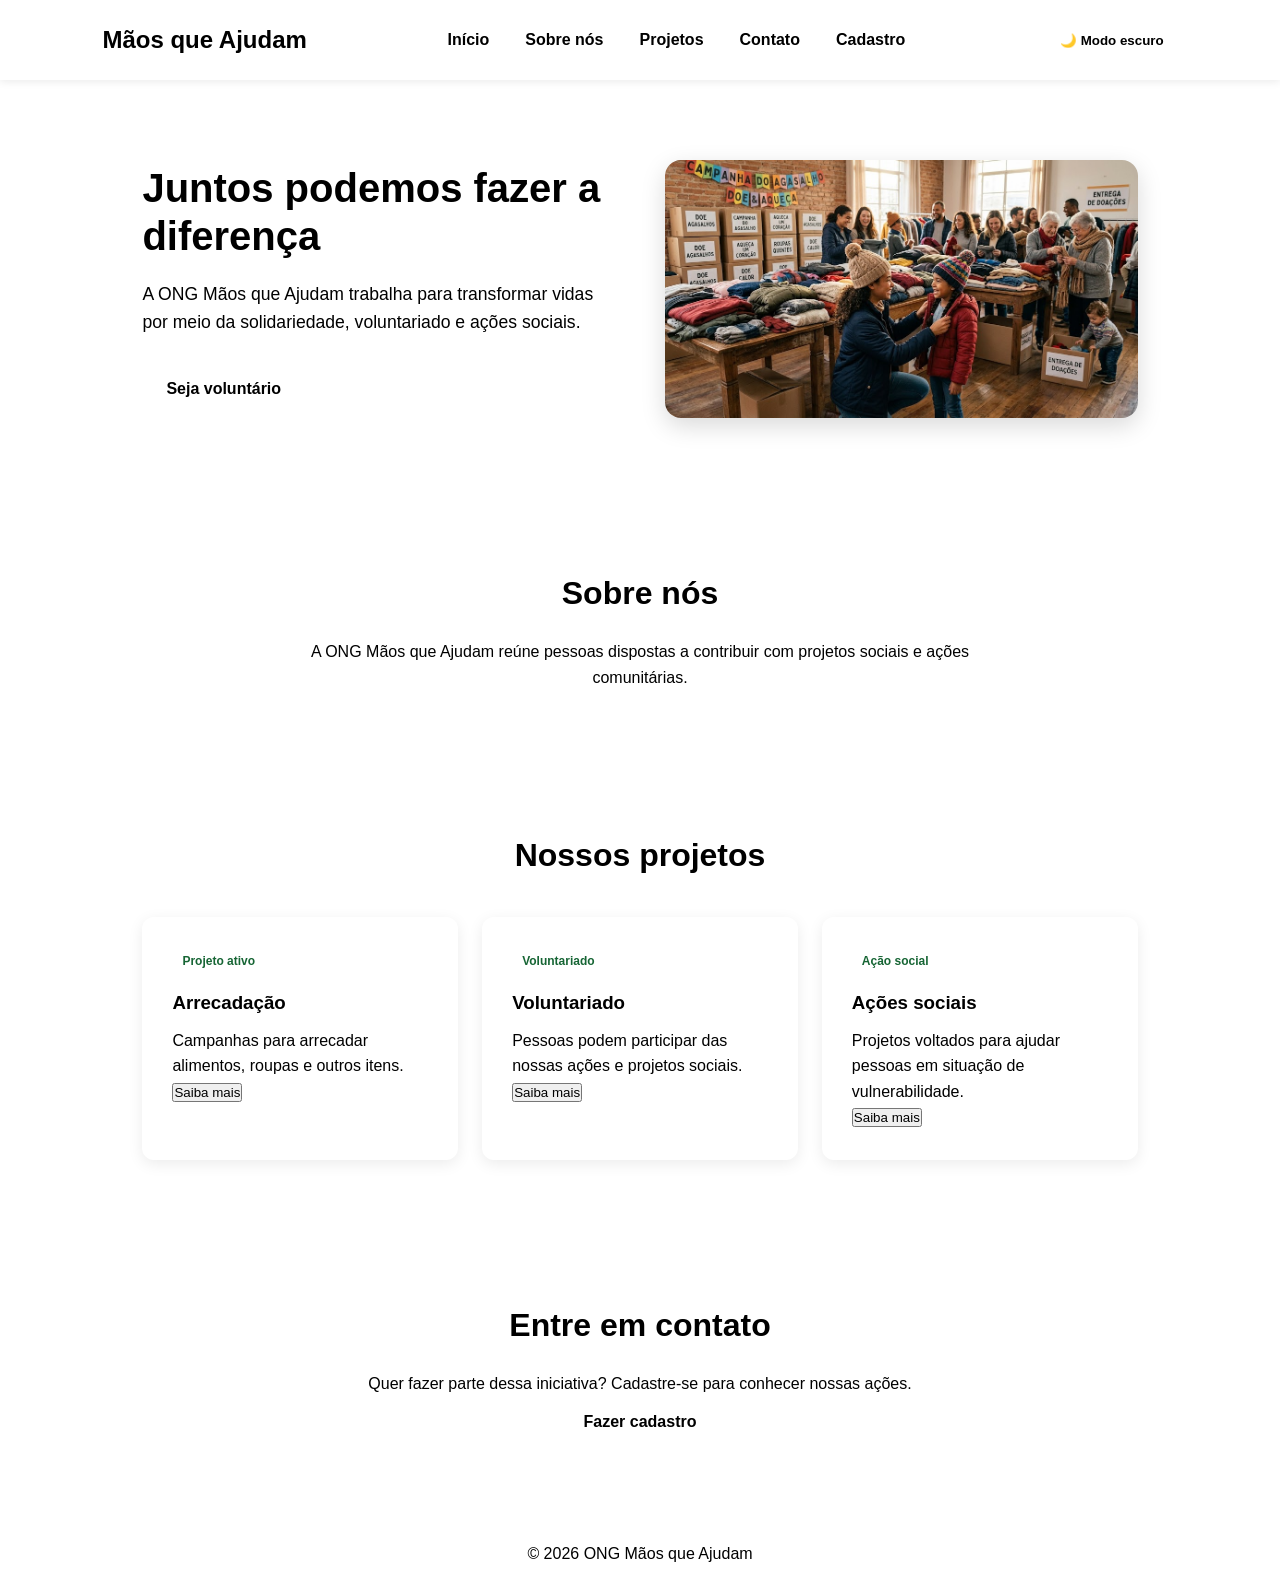
<file: index.html>
<!DOCTYPE html>
<html lang="pt-BR">

<head>
    <meta charset="UTF-8">
    <meta name="viewport" content="width=device-width, initial-scale=1.0">
    <title>ONG Mãos que Ajudam</title>

    <link rel="stylesheet" href="css/style.css">
</head>

<body>

    <!-- CABEÇALHO -->
    <header class="cabecalho">

        <div class="logo">
            <h1>Mãos que Ajudam</h1>
        </div>

        <!-- MENU -->
			<nav class="menu">
		<a href="#inicio" class="botao" data-pagina="inicio">Início</a>
		<a href="#sobre" class="botao" data-pagina="sobre">Sobre nós</a>
		<a href="#projetos" class="botao" data-pagina="projetos">Projetos</a>
		<a href="#contato" class="botao" data-pagina="contato">Contato</a>
		<a href="cadastro.html" class="botao">Cadastro</a>
			</nav>
<button id="modo-escuro" type="button">
    🌙 Modo escuro
</button>
        <!-- BOTÃO HAMBURGER -->
        <button class="hamburger" type="button">
            ☰
        </button>

    </header>

    <!-- CONTEÚDO PRINCIPAL -->
    <main id="app">

        <section id="inicio" class="hero">

            <div class="hero-texto">
                <h2>Juntos podemos fazer a diferença</h2>

                <p>
                    A ONG Mãos que Ajudam trabalha para transformar
                    vidas por meio da solidariedade, voluntariado
                    e ações sociais.
                </p>

                <a href="cadastro.html" class="botao">
                    Seja voluntário
                </a>
            </div>

            <div class="hero-imagem">
                <img src="img/1.jpg"
                     alt="Voluntários da ONG Mãos que Ajudam reunidos em uma ação solidária">
            </div>

        </section>


        <!-- SOBRE -->
        <section id="sobre" class="secao">

            <h2>Sobre nós</h2>

            <p>
                A ONG Mãos que Ajudam reúne pessoas dispostas a contribuir
                com projetos sociais e ações comunitárias.
            </p>

        </section>


        <!-- PROJETOS -->
        <section id="projetos" class="secao">

            <h2>Nossos projetos</h2>

<div class="cards">

    <article class="card">
        <span class="badge">Projeto ativo</span>

        <h3>Arrecadação</h3>

        <p>
            Campanhas para arrecadar alimentos,
            roupas e outros itens.
        </p>

        <button class="botao-modal" type="button">
            Saiba mais
        </button>
    </article>


    <article class="card">
        <span class="badge">Voluntariado</span>

        <h3>Voluntariado</h3>

        <p>
            Pessoas podem participar das nossas
            ações e projetos sociais.
        </p>

        <button class="botao-modal" type="button">
            Saiba mais
        </button>
    </article>


    <article class="card">
        <span class="badge">Ação social</span>

        <h3>Ações sociais</h3>

        <p>
            Projetos voltados para ajudar
            pessoas em situação de vulnerabilidade.
        </p>

        <button class="botao-modal" type="button">
            Saiba mais
        </button>
    </article>

</div>

        </section>


        <!-- CONTATO -->
        <section id="contato" class="secao contato">

            <h2>Entre em contato</h2>

            <p>
                Quer fazer parte dessa iniciativa?
                Cadastre-se para conhecer nossas ações.
            </p>

            <a href="cadastro.html" class="botao">
                Fazer cadastro
            </a>

        </section>

    </main>


    <!-- RODAPÉ -->
    <footer class="rodape">

        <p>
            © 2026 ONG Mãos que Ajudam
        </p>

    </footer>

<!-- MODAL -->

<div class="modal" id="modal">

    <div class="modal-conteudo">

        <button class="fechar-modal" type="button">
            ×
        </button>

        <h2>Sobre nossos projetos</h2>

        <p>
            A ONG Mãos que Ajudam desenvolve projetos
            voltados para solidariedade, voluntariado
            e apoio à comunidade.
        </p>

        <p>
            Você também pode participar dessas ações
            realizando seu cadastro como voluntário.
        </p>

        <a href="cadastro.html" class="botao">
            Quero participar
        </a>

    </div>

</div>

<script src="js/script.js"></script>
</body>
</html>
</file>
<file: css/style.css>
css
/* ==============================
   VARIÁVEIS
   ============================== */

:root {
    --cor-primaria: #2563EB;
    --cor-primaria-escura: #1E40AF;

    --cor-secundaria: #087A36;
    --cor-secundaria-clara: #DCFCE7;

    --cor-destaque: #F59E0B;

    --cor-texto: #1F2937;
    --cor-fundo: #F9FAFB;
    --cor-branca: #FFFFFF;

    --espaco-1: 4px;
    --espaco-2: 8px;
    --espaco-3: 16px;
    --espaco-4: 24px;
    --espaco-5: 32px;
    --espaco-6: 48px;
}


/* ==============================
   CONFIGURAÇÕES GERAIS
   ============================== */

* {
    margin: 0;
    padding: 0;
    box-sizing: border-box;
}

html {
    scroll-behavior: smooth;
}

body {
    font-family: Arial, Helvetica, sans-serif;
    color: var(--cor-texto);
    background-color: var(--cor-fundo);
    line-height: 1.6;
}

img {
    max-width: 100%;
    display: block;
}

a {
    text-decoration: none;
}


/* ==============================
   CABEÇALHO
   ============================== */

.cabecalho {
    background-color: var(--cor-branca);

    min-height: 80px;

    padding: 0 8%;

    display: flex;
    align-items: center;
    justify-content: space-between;

    box-shadow: 0 2px 8px rgba(0, 0, 0, 0.08);

    position: isolate;
    top: 0;
    z-index: 9999;
}


/* LOGO */

.logo h1 {
    color: var(--cor-primaria);
    font-size: 1.5rem;
}


/* ==============================
   MENU / LINKS
   ============================== */

.menu {
    display: flex;
    align-items: center;
    gap: 28px;
}

.menu a {
    color: var(--cor-texto);

    font-size: 1rem;
    font-weight: bold;

    padding: 8px 4px;

    transition: 0.3s;
}

.menu a:hover {
    color: var(--cor-primaria);
}


/* ==============================
   HAMBURGER
   ============================== */

.hamburger {
    display: none;

    background-color: var(--cor-primaria);
    color: var(--cor-branca);

    border: none;

    font-size: 28px;

    width: 45px;
    height: 45px;

    border-radius: 8px;

    cursor: pointer;
}


/* ==============================
   ÁREA PRINCIPAL
   ============================== */

main {
    width: 100%;
}


/* ==============================
   HERO
   ============================== */

.hero {
    max-width: 1200px;

    margin: 0 auto;

    padding: 80px 8%;

    display: flex;
    align-items: center;
    justify-content: space-between;

    gap: 50px;
}

.hero-texto {
    flex: 1;
}

.hero-texto h2 {
    font-size: 2.5rem;
    line-height: 1.2;

    color: var(--cor-primaria-escura);

    margin-bottom: 20px;
}

.hero-texto p {
    font-size: 1.1rem;

    margin-bottom: 28px;

    max-width: 550px;
}

.hero-imagem {
    flex: 1;
}

.hero-imagem img {
    width: 100%;

    max-height: 400px;

    object-fit: cover;

    border-radius: 16px;

    box-shadow: 0 8px 25px rgba(0, 0, 0, 0.15);
}


/* ==============================
   BOTÃO
   ============================== */

.botao {
    display: inline-block;

    background-color: var(--cor-secundaria);
    color: var(--cor-branca);

    padding: 12px 24px;

    border-radius: 8px;

    font-weight: bold;

    border: 2px solid var(--cor-secundaria);

    cursor: pointer;

    transition: background-color 0.3s,
                color 0.3s,
                box-shadow 0.3s,
                transform 0.2s;
}


/* HOVER - mouse sobre o botão */

.botao:hover {
    background-color: #06632C;

    box-shadow: 0 4px 10px rgba(0, 0, 0, 0.20);

    transform: translateY(-2px);
}


/* FOCUS - elemento selecionado pelo teclado */

.botao:focus {
    outline: 3px solid var(--cor-destaque);

    outline-offset: 3px;
}


/* ACTIVE - botão sendo pressionado */

.botao:active {
    transform: translateY(0);

    box-shadow: none;

    background-color: #055326;
}


/* DISABLED - botão desativado */

.botao:disabled {
    background-color: #9CA3AF;

    border-color: #9CA3AF;

    color: #E5E7EB;

    cursor: not-allowed;

    box-shadow: none;

    transform: none;
}


/* ==============================
   SEÇÕES
   ============================== */

.secao {
    max-width: 1200px;

    margin: 0 auto;

    padding: 70px 8%;

    text-align: center;
}

.secao h2 {
    color: var(--cor-primaria-escura);

    font-size: 2rem;

    margin-bottom: 20px;
}

.secao p {
    max-width: 750px;

    margin: 0 auto;
}


/* ==============================
   CARDS
   ============================== */

.cards {
    margin-top: 35px;

    display: grid;

    grid-template-columns: repeat(3, 1fr);

    gap: 24px;
}

.card {
    background-color: var(--cor-branca);

    padding: 30px;

    border-radius: 12px;

    box-shadow: 0 4px 15px rgba(0, 0, 0, 0.08);

    text-align: left;
}

.card h3 {
    color: var(--cor-primaria);

    margin-bottom: 10px;
}


/* ==============================
   CONTATO
   ============================== */

.contato {
    background-color: var(--cor-secundaria-clara);

    max-width: none;
}


/* ==============================
   RODAPÉ
   ============================== */

.rodape {
    background-color: var(--cor-primaria-escura);

    color: var(--cor-branca);

    text-align: center;

    padding: 25px;
}


/* ==============================
   RESPONSIVIDADE
   ============================== */

/* TABLET / CELULAR */

@media (max-width: 768px) {

    /* CABEÇALHO */

    .cabecalho {
        padding: 15px 5%;
    }


    /* MOSTRA O HAMBURGER */

    .hamburger {
        display: block;
    }


    /* ESCONDE OS LINKS NO CELULAR */

    .menu {
        display: none;
    }


    /* HERO */

    .hero {
        flex-direction: column;

        padding: 50px 5%;

        text-align: center;
    }

    .hero-texto h2 {
        font-size: 2rem;
    }

    .hero-texto p {
        margin-left: auto;
        margin-right: auto;
    }


    /* CARDS */

    .cards {
        grid-template-columns: 1fr;
    }


    /* SEÇÕES */

    .secao {
        padding: 50px 5%;
    }

}


/* CELULARES PEQUENOS */

@media (max-width: 480px) {

    .logo h1 {
        font-size: 1.2rem;
    }

    .hero-texto h2 {
        font-size: 1.7rem;
    }

    .hero-texto p {
        font-size: 1rem;
    }

}
/* ==============================
   CAMPOS DO FORMULÁRIO
   ============================== */

input,
select,
textarea {
    width: 100%;

    padding: 12px;

    border: 2px solid #D1D5DB;

    border-radius: 8px;

    background-color: var(--cor-branca);

    color: var(--cor-texto);

    font-size: 1rem;

    transition: border-color 0.3s,
                box-shadow 0.3s;
}


/* HOVER - mouse sobre o campo */

input:hover,
select:hover,
textarea:hover {
    border-color: var(--cor-primaria);
}


/* FOCUS - campo selecionado */

input:focus,
select:focus,
textarea:focus {
    outline: none;

    border-color: var(--cor-primaria);

    box-shadow: 0 0 0 3px rgba(37, 99, 235, 0.20);
}


/* CAMPO VÁLIDO */

input:valid,
select:valid,
textarea:valid {
    border-color: var(--cor-secundaria);
}


/* CAMPO INVÁLIDO */

input:invalid:not(:placeholder-shown),
select:invalid:not(:placeholder-shown),
textarea:invalid:not(:placeholder-shown) {
    border-color: #DC2626;

    box-shadow: 0 0 0 3px rgba(220, 38, 38, 0.15);
}


/* CAMPO DESABILITADO */

input:disabled,
select:disabled,
textarea:disabled {
    background-color: #E5E7EB;

    color: #6B7280;

    cursor: not-allowed;

    border-color: #D1D5DB;
}
/* ==============================
   FORMULÁRIO COMPACTO
   ============================== */

.formulario {
    max-width: 600px;
    margin: 40px auto;
    padding: 32px;

    background-color: var(--cor-branca);

    border-radius: 12px;

    box-shadow: 0 4px 15px rgba(0, 0, 0, 0.10);
}

.formulario h2 {
    text-align: center;
    margin-bottom: 25px;
}

.formulario label {
    display: block;

    margin-bottom: 6px;

    font-weight: bold;
}

.formulario input,
.formulario select,
.formulario textarea {
    width: 100%;

    margin-bottom: 18px;
}
/* ==============================
   PÁGINA DE CADASTRO
   ============================== */

.pagina-cadastro-body {
    background-color: var(--cor-fundo);
}

.pagina-cadastro {
    width: 100%;
    padding: 40px 20px;
}

.cadastro {
    max-width: 600px;
    margin: 0 auto;

    background-color: var(--cor-branca);

    padding: 32px;

    border-radius: 12px;

    box-shadow: 0 4px 15px rgba(0, 0, 0, 0.10);
}

.cadastro h1 {
    text-align: center;

    color: var(--cor-primaria-escura);

    font-size: 2rem;

    margin-bottom: 28px;
}

.cadastro p {
    margin-bottom: 16px;
}

.cadastro label {
    display: block;

    margin-bottom: 6px;

    font-weight: bold;
}

.cadastro input {
    width: 100%;

    padding: 10px 12px;

    margin-bottom: 4px;
}


/* BOTÃO DO CADASTRO */

.cadastro button {
    width: 100%;

    padding: 12px;

    background-color: var(--cor-secundaria);

    color: var(--cor-branca);

    border: 2px solid var(--cor-secundaria);

    border-radius: 8px;

    font-size: 1rem;

    font-weight: bold;

    cursor: pointer;

    transition: 0.3s;
}

.cadastro button:hover {
    background-color: #06632C;

    box-shadow: 0 4px 10px rgba(0, 0, 0, 0.20);
}

.cadastro button:focus {
    outline: 3px solid var(--cor-destaque);

    outline-offset: 3px;
}

.cadastro button:active {
    background-color: #166534;

    box-shadow: none;
}
/* ==============================
   BADGES
   ============================== */

.badge {
    display: inline-block;

    background-color: var(--cor-secundaria-clara);
    color: #166534;

    padding: 5px 10px;

    border-radius: 20px;

    font-size: 0.75rem;

    font-weight: bold;

    margin-bottom: 12px;
}
/* ==============================
   ALERTA
   ============================== */

.alerta {
    max-width: 600px;

    margin: 20px auto;

    padding: 14px 18px;

    border-radius: 8px;

    font-weight: bold;
}

.alerta-sucesso {
    background-color: var(--cor-secundaria-clara);

    color: #166534;

    border: 1px solid var(--cor-secundaria);
}
/* MODAL */

.modal {
    display: none;
    position: fixed;
    z-index: 10000;
    left: 0;
    top: 0;
    width: 100%;
    height: 100%;

    background-color: rgba(0, 0, 0, 0.25);

    align-items: center;
    justify-content: center;
    padding: 20px;
}

.modal-conteudo {
    position: relative;

    background-color: #FFFFFF;
    color: #1F2937;

    max-width: 500px;
    width: 100%;

    padding: 35px;

    border-radius: 14px;

    box-shadow: 0 8px 30px rgba(0, 0, 0, 0.25);

    text-align: center;
}

.modal-conteudo h2 {
    color: #1E40AF;
    font-size: 2rem;
    margin-bottom: 18px;
}

.modal-conteudo p {
    color: #1F2937;
    font-size: 1rem;
    margin-bottom: 18px;
}

.fechar-modal {
    position: absolute;
    top: 12px;
    right: 15px;

    border: none;
    background: transparent;

    font-size: 30px;
    color: #1F2937;

    cursor: pointer;
}

.fechar-modal:hover {
    color: #DC2626;
	.voltar-inicio {
    display: inline-block;
    margin-bottom: 20px;
}
}
/* ==============================
   MODO ESCURO
   ============================== */

body.modo-escuro {
    --cor-texto: #F9FAFB;
    --cor-fundo: #111827;
    --cor-branca: #1F2937;
    --cor-primaria: #60A5FA;
    --cor-primaria-escura: #93C5FD;
}

body.modo-escuro .cabecalho {
    background-color: #1F2937;
}

body.modo-escuro .menu a {
    color: #F9FAFB;
}

body.modo-escuro .card,
body.modo-escuro .formulario,
body.modo-escuro .cadastro,
body.modo-escuro .modal-conteudo {
    background-color: #1F2937;
    color: #F9FAFB;
}

body.modo-escuro input,
body.modo-escuro select,
body.modo-escuro textarea {
    background-color: #374151;
    color: #F9FAFB;
    border-color: #6B7280;
}

body.modo-escuro .contato {
    background-color: #064E3B;
}
/* ==============================
   BOTÃO MODO ESCURO
   ============================== */

#modo-escuro {
    background-color: var(--cor-primaria);
    color: var(--cor-branca);
    border: none;
    padding: 10px 14px;
    border-radius: 8px;
    cursor: pointer;
    font-weight: bold;
}

#modo-escuro:hover {
    background-color: var(--cor-primaria-escura);
}

#modo-escuro:focus {
    outline: 3px solid var(--cor-destaque);
    outline-offset: 3px;
}
/* ==============================
   MODO ESCURO
   ============================== */

body.modo-escuro {
    --cor-texto: #F9FAFB;
    --cor-fundo: #111827;
    --cor-branca: #1F2937;
    --cor-primaria: #60A5FA;
    --cor-primaria-escura: #93C5FD;
}

body.modo-escuro .cabecalho {
    background-color: #1F2937;
}

body.modo-escuro .menu a {
    color: #F9FAFB;
}

body.modo-escuro .card,
body.modo-escuro .formulario,
body.modo-escuro .cadastro,
body.modo-escuro .modal-conteudo {
    background-color: #1F2937;
    color: #F9FAFB;
}

body.modo-escuro input,
body.modo-escuro select,
body.modo-escuro textarea {
    background-color: #374151;
    color: #F9FAFB;
    border-color: #6B7280;
}

body.modo-escuro .contato {
    background-color: #064E3B;
}
</file>
